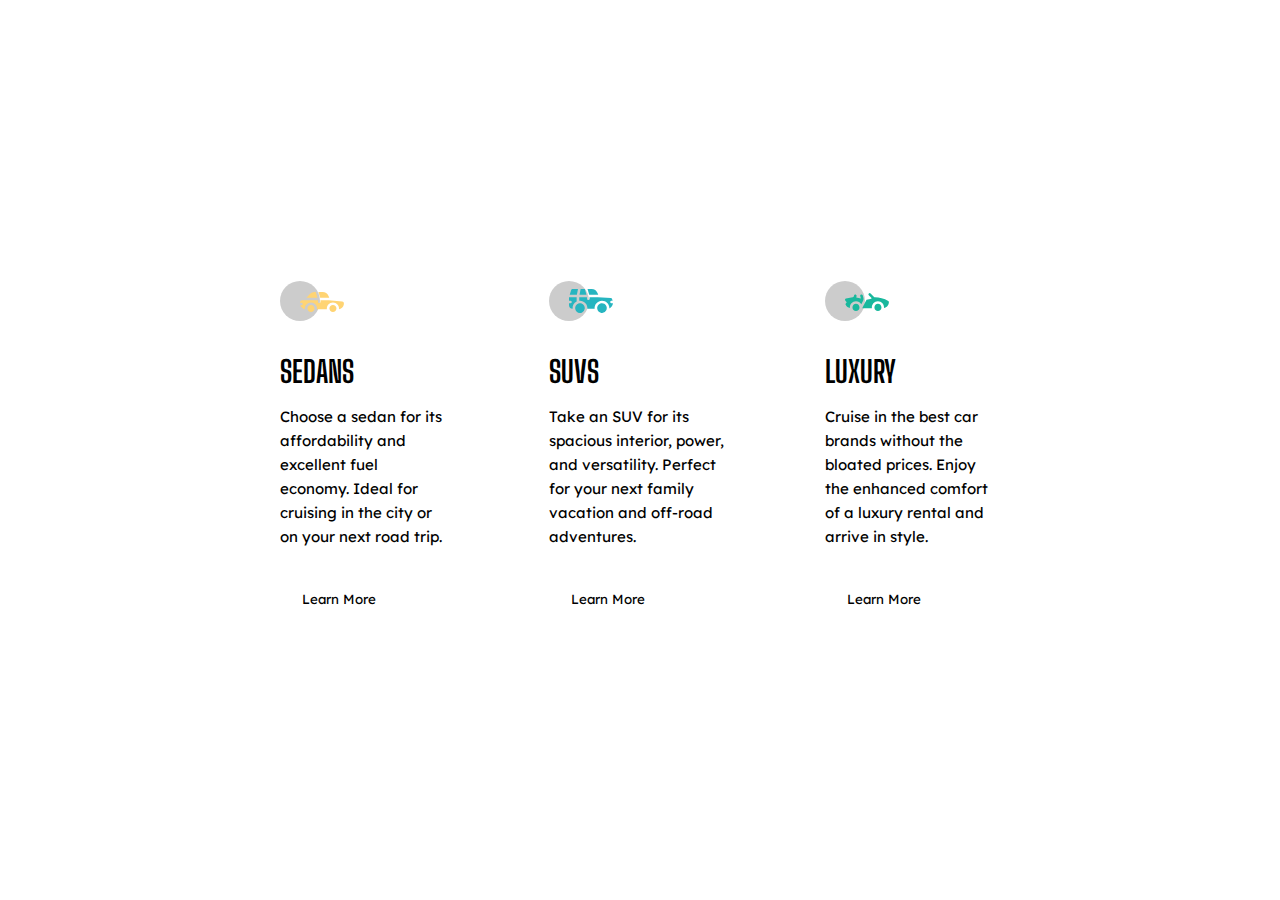
<file: 3-column-preview-card-component-main/index.html>
<!DOCTYPE html>
<html lang="en">
  <head>
    <meta charset="UTF-8" />
    <meta name="viewport" content="width=device-width, initial-scale=1.0" />
    <!-- displays site properly based on user's device -->

    <link
      rel="icon"
      type="image/png"
      sizes="32x32"
      href="./images/favicon-32x32.png"
    />
    <link rel="stylesheet" href="style.css" />

    <title>Frontend Mentor | 3-column preview card component</title>
  </head>
  <body>
    <div class="container">
      <section class="card first-card">
        <img src="images/icon-sedans.svg" alt="" />
        <h2>Sedans</h2>
        <p>
          Choose a sedan for its affordability and excellent fuel economy. Ideal
          for cruising in the city or on your next road trip.
        </p>
        <button class="btn sedans-btn">Learn More</button>
      </section>
      <section class="card second-card">
        <img src="images/icon-suvs.svg" alt="" />
        <h2>SUVs</h2>
        <p>
          Take an SUV for its spacious interior, power, and versatility. Perfect
          for your next family vacation and off-road adventures.
        </p>
        <button class="btn suvs-btn">Learn More</button>
      </section>
      <section class="card third-card">
        <img src="images/icon-luxury.svg" alt="" />
        <h2>Luxury</h2>
        <p>
          Cruise in the best car brands without the bloated prices. Enjoy the
          enhanced comfort of a luxury rental and arrive in style.
        </p>
        <button class="btn luxury-btncard">Learn More</button>
      </section>
    </div>
  </body>
</html>
</file>
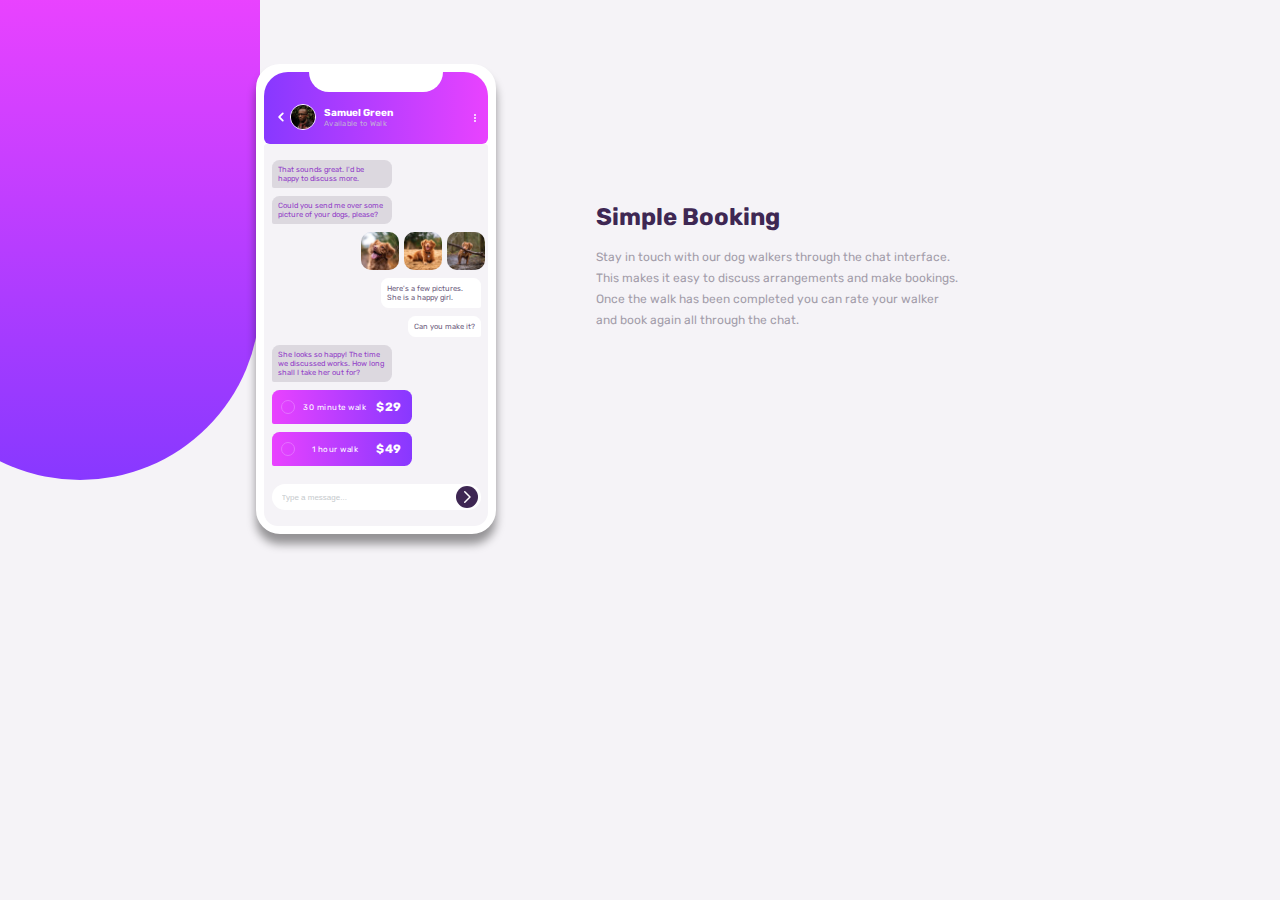
<file: chat-app-css-illustration-master/index.html>
<!DOCTYPE html>
<html lang="en">
  <head>
    <meta charset="UTF-8" />
    <meta name="viewport" content="width=device-width, initial-scale=1.0" />
    <!-- displays site properly based on user's device -->

    <link
      rel="icon"
      type="image/png"
      sizes="32x32"
      href="./images/favicon-32x32.png"
    />

    <link rel="stylesheet" href="style.css" />

    <title>Frontend Mentor | [Challenge Name Here]</title>
  </head>
  <body>
    <main>
      <div class="gradient-background"></div>
      <div class="flex-container">
        <div class="screen">
          <div class="upper-screen-gradient">
            <div class="upper-screen-gradient-white"></div>
            <div class="user-flex">
              <div class="user-flex-left">
                <svg
                  xmlns="http://www.w3.org/2000/svg"
                  class="chevron-left-icon"
                  viewBox="0 0 20 20"
                  fill="currentColor"
                >
                  <path
                    fill-rule="evenodd"
                    d="M12.707 5.293a1 1 0 010 1.414L9.414 10l3.293 3.293a1 1 0 01-1.414 1.414l-4-4a1 1 0 010-1.414l4-4a1 1 0 011.414 0z"
                    clip-rule="evenodd"
                  />
                </svg>
                <img class="avatar-img" src="images/avatar.jpg" alt="" />
                <div>
                  <p class="username">Samuel Green</p>
                  <p class="user-status">Available to Walk</p>
                </div>
              </div>
              <div>
                <svg
                  xmlns="http://www.w3.org/2000/svg"
                  class="dots-icon"
                  viewBox="0 0 20 20"
                  fill="currentColor"
                >
                  <path
                    d="M10 6a2 2 0 110-4 2 2 0 010 4zM10 12a2 2 0 110-4 2 2 0 010 4zM10 18a2 2 0 110-4 2 2 0 010 4z"
                  />
                </svg>
              </div>
            </div>
          </div>
          <div class="chat-box">
            <div class="left-chat">
              That sounds great. I'd be happy to discuss more.
            </div>
            <div class="left-chat">
              Could you send me over some picture of your dogs, please?
            </div>
            <div class="dog-imgs">
              <img class="dog-img" src="images/dog-image-1.jpg" alt="" />
              <img class="dog-img" src="images/dog-image-2.jpg" alt="" />
              <img class="dog-img" src="images/dog-image-3.jpg" alt="" />
            </div>
            <div class="right-chat">
              Here's a few pictures. She is a happy girl.
            </div>
            <div class="right-chat">Can you make it?</div>
            <div class="left-chat">
              She looks so happy! The time we discussed works. How long shall I
              take her out for?
            </div>
            <div class="left-chat-gradient">
              <div class="circle"></div>
              <p class="walk-time">30 minute walk</p>
              <p class="walk-cost">$29</p>
            </div>
            <div class="left-chat-gradient">
              <div class="circle"></div>
              <p class="walk-time">1 hour walk</p>
              <p class="walk-cost">$49</p>
            </div>
            <div class="message-box">
              <input type="text" placeholder="Type a message..." />
              <a class="send-msg btn">
                <svg
                  xmlns="http://www.w3.org/2000/svg"
                  class="send-icon"
                  fill="none"
                  viewBox="0 0 24 24"
                  stroke="currentColor"
                >
                  <path
                    stroke-linecap="round"
                    stroke-linejoin="round"
                    stroke-width="2"
                    d="M9 5l7 7-7 7"
                  />
                </svg>
              </a>
            </div>
          </div>
        </div>
      </div>
      <div class="app-description">
        <h2 class="app-heading">Simple Booking</h2>
        <p class="app-heading-text">
          Stay in touch with our dog walkers through the chat interface. This
          makes it easy to discuss arrangements and make bookings. Once the walk
          has been completed you can rate your walker and book again all through
          the chat.
        </p>
      </div>
    </main>
  </body>
</html>
</file>
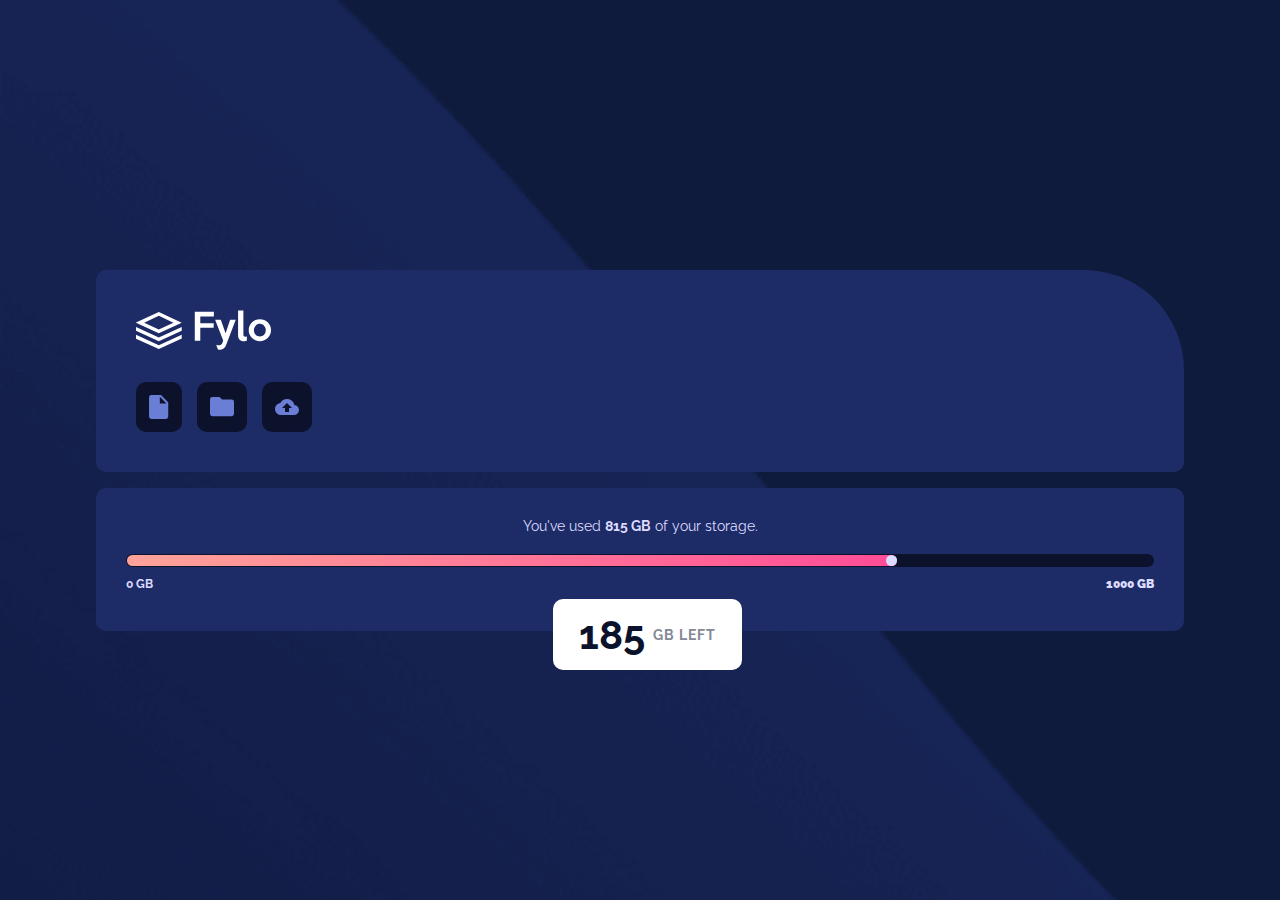
<file: fylo-data-storage-component-master/index.html>
<!DOCTYPE html>
<html lang="en">
  <head>
    <meta charset="UTF-8" />
    <meta name="viewport" content="width=device-width, initial-scale=1.0" />
    <!-- displays site properly based on user's device -->

    <link
      rel="icon"
      type="image/png"
      sizes="32x32"
      href="./images/favicon-32x32.png"
    />
    <link rel="preconnect" href="https://fonts.googleapis.com" />
    <link rel="preconnect" href="https://fonts.gstatic.com" crossorigin />
    <link
      href="https://fonts.googleapis.com/css2?family=Raleway:wght@400;700&display=swap"
      rel="stylesheet"
    />

    <link rel="stylesheet" href="style.css" />

    <title>Frontend Mentor | Fylo data storage component</title>
  </head>
  <body>
    <div class="container">
      <div class="card card-logo">
        <img src="images/logo.svg" alt="" />
        <div class="h-box-1">
          <div class="btn">
            <img src="images/icon-document.svg" alt="" />
          </div>
          <div class="btn">
            <img src="images/icon-folder.svg" alt="" />
          </div>
          <div class="btn">
            <img src="images/icon-upload.svg" alt="" />
          </div>
        </div>
      </div>
      <div class="card card-storage">
        <div class="description">
          You've used <strong>815 GB</strong> of your storage.
        </div>
        <div class="progress-bar">
          <div class="progress-bar-gradient">
            <div class="ball"></div>
          </div>
        </div>

        <div class="h-box-2">
          <div class="text">0 GB</div>
          <div class="text"><strong>1000 GB</strong></div>
        </div>

        <div class="floating-msg-container">
          <div class="msg">
            <strong>185</strong>
            <span>GB LEFT</span>
          </div>
          <div class="triangle"></div>
        </div>
      </div>
    </div>
  </body>
</html>
</file>
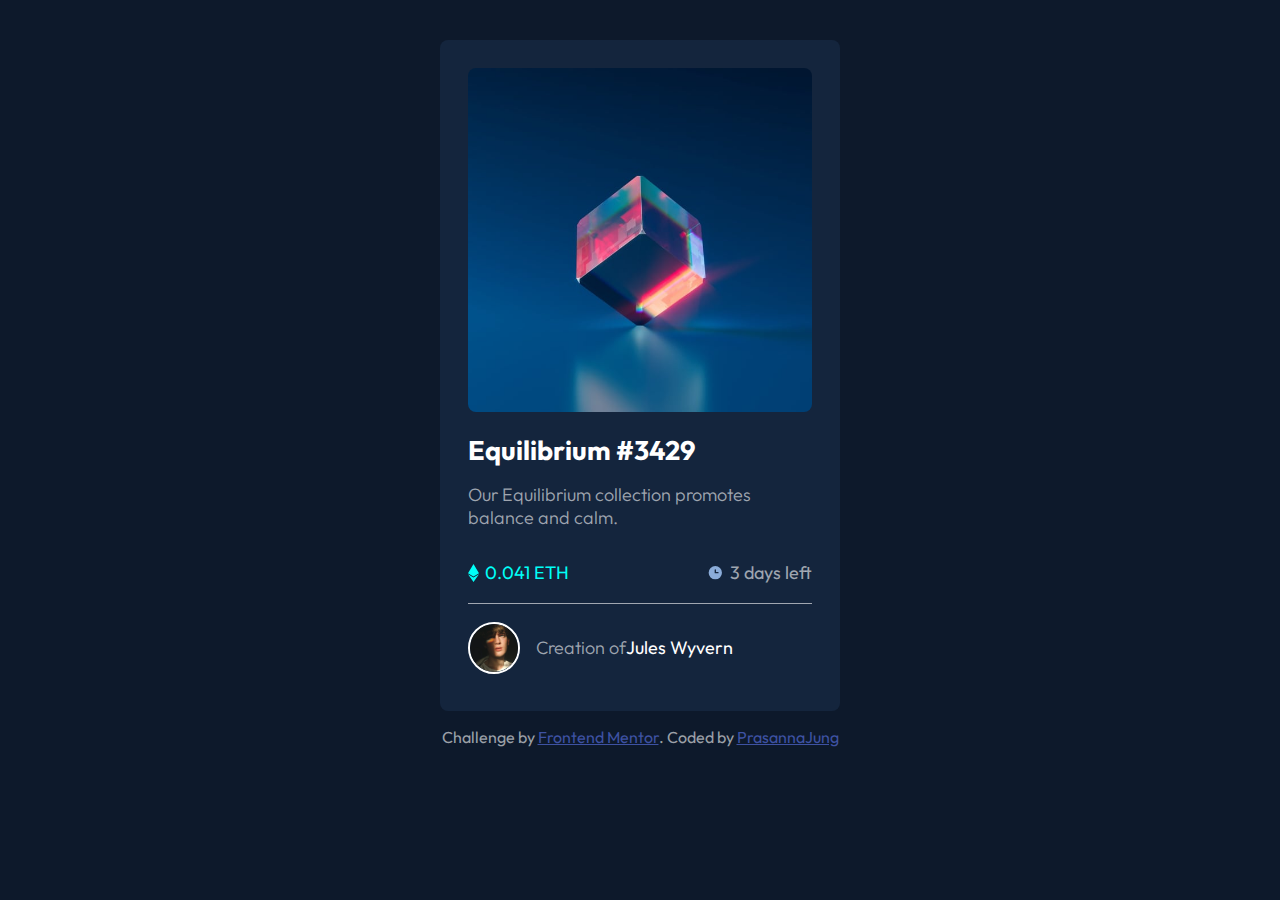
<file: nft-preview-card-component-main/index.html>
<!DOCTYPE html>
<html lang="en">
  <head>
    <meta charset="UTF-8" />
    <meta name="viewport" content="width=device-width, initial-scale=1.0" />
    <!-- displays site properly based on user's device -->

    <link
      rel="icon"
      type="image/png"
      sizes="32x32"
      href="./images/favicon-32x32.png"
    />
    <link rel="preconnect" href="https://fonts.googleapis.com" />
    <link rel="preconnect" href="https://fonts.gstatic.com" crossorigin />
    <link
      href="https://fonts.googleapis.com/css2?family=Outfit:wght@300;400;600&display=swap"
      rel="stylesheet"
    />
    <link rel="stylesheet" href="style.css" />

    <title>Frontend Mentor | NFT preview card component</title>
  </head>
  <body>
    <div class="container">
      <div class="main-image">
        <img src="images/image-equilibrium.jpg" alt="" />
        <div><img src="images/icon-view.svg" alt="" /></div>
      </div>
      <div class="card-info">
        <h2>Equilibrium #3429</h2>
        <p>Our Equilibrium collection promotes balance and calm.</p>
        <ul>
          <li><img src="images/icon-ethereum.svg" alt="" /> 0.041 ETH</li>
          <li><img src="images/icon-clock.svg" alt="" /> 3 days left</li>
        </ul>
      </div>
      <div class="card-creator">
        <img src="images/image-avatar.png" alt="" />
        <p>Creation of<span>Jules Wyvern</span></p>
      </div>
    </div>

    <footer class="attribution">
      Challenge by
      <a href="https://www.frontendmentor.io?ref=challenge" target="_blank"
        >Frontend Mentor</a
      >. Coded by
      <a href="https://www.facebook.com/prasanna.jung.58">PrasannaJung</a>
    </footer>
  </body>
</html>
</file>
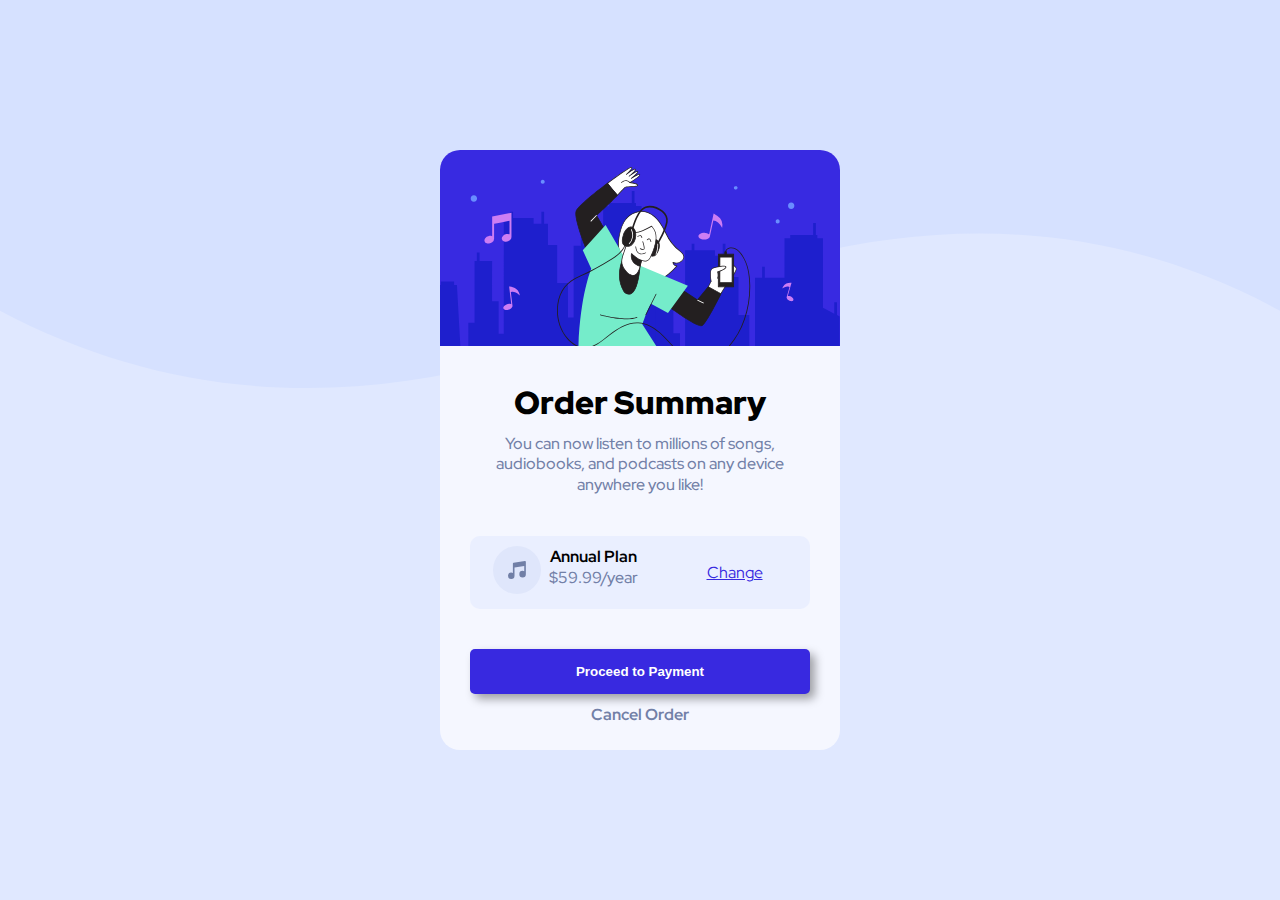
<file: order-summary-component-main/index.html>
<!DOCTYPE html>
<html lang="en">
  <head>
    <meta charset="UTF-8" />
    <meta http-equiv="X-UA-Compatible" content="IE=edge" />
    <meta name="viewport" content="width=device-width, initial-scale=1.0" />
    <link rel="preconnect" href="https://fonts.googleapis.com" />
    <link rel="preconnect" href="https://fonts.gstatic.com" crossorigin />
    <link
      href="https://fonts.googleapis.com/css2?family=Red+Hat+Display:wght@500;700;900&display=swap"
      rel="stylesheet"
    />
    <link
      rel="icon"
      type="image/png"
      sizes="32x32"
      href="./images/favicon-32x32.png"
    />

    <title>Frontend Mentor | Order summary card</title>

    <link rel="stylesheet" href="./style.css" />
  </head>
  <body>
    <div class="main">
      <div class="card">
        <div class="music-hero">
          <img src="images/illustration-hero.svg" alt="musichero" />
        </div>
        <div class="about-music">
          <header class="about-card">
            <h1 class="heading">Order Summary</h1>
            <p class="description">
              You can now listen to millions of songs, audiobooks, and podcasts
              on any device anywhere you like!
            </p>
          </header>

          <div class="music-purchase">
            <div class="music-icon">
              <img src="images/icon-music.svg" alt="MusicIcon" />
            </div>
            <div class="plan-description">
              <p class="annual-plan">Annual Plan</p>
              <p class="price">$59.99/year</p>
            </div>
            <div class="plan">
              <a class="plan-btn" href="#">Change</a>
            </div>
          </div>
          <div class="buttons">
            <button class="btn pay-btn">Proceed to Payment</button>
            <a href="#" class="cancel-btn">Cancel Order</a>
          </div>
        </div>
      </div>
    </div>
  </body>
</html>
</file>
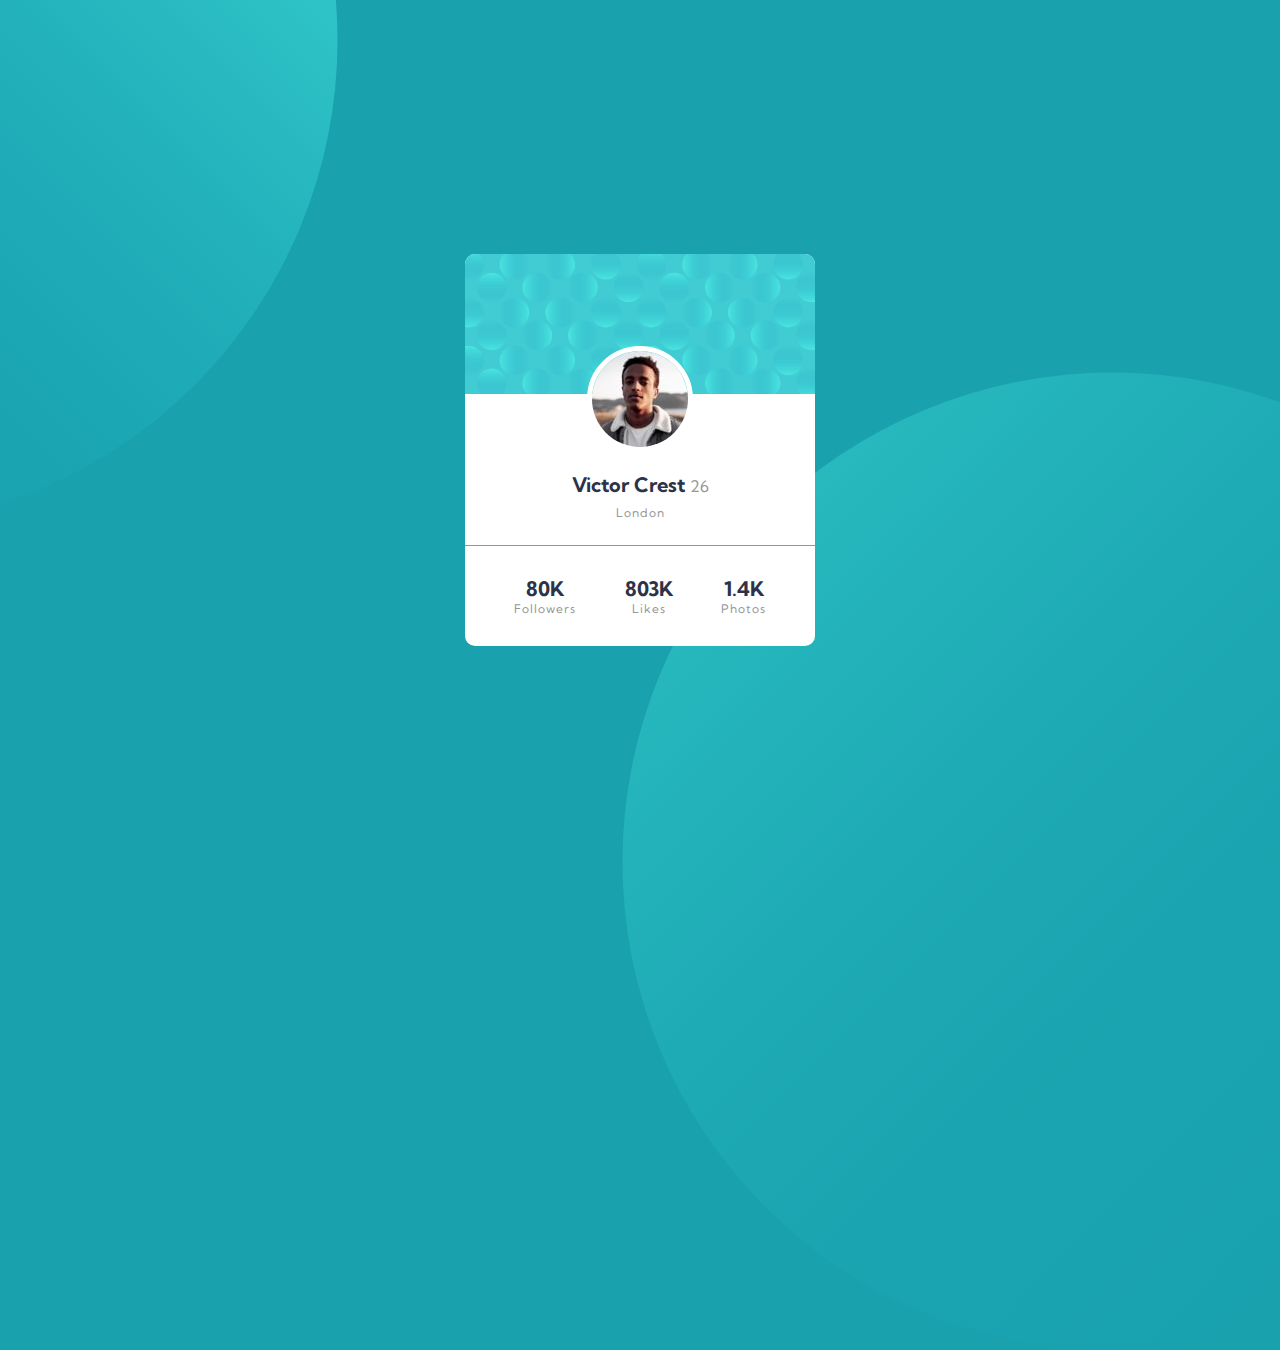
<file: profile-card-component-main/index.html>
<!DOCTYPE html>
<html lang="en">
  <head>
    <meta charset="UTF-8" />
    <meta name="viewport" content="width=device-width, initial-scale=1.0" />
    <!-- displays site properly based on user's device -->

    <link
      rel="icon"
      type="image/png"
      sizes="32x32"
      href="./images/favicon-32x32.png"
    />
    <link rel="stylesheet" href="style.css" />
    <title>Frontend Mentor | Profile card component</title>
  </head>
  <body>
    <div class="card">
      <div class="upper-card">
        <img src="images/bg-pattern-card.svg" alt="" />
      </div>
      <div class="card-content">
        <div class="details">
          <img src="images/image-victor.jpg" alt="" />
          <h3>Victor Crest <span>26</span></h3>
          <p class="city">London</p>
        </div>
        <div class="card-stats">
          <div>
            <h4>80K</h4>
            <p>Followers</p>
          </div>
          <div>
            <h4>803K</h4>
            <p>Likes</p>
          </div>
          <div>
            <h4>1.4K</h4>
            <p>Photos</p>
          </div>
        </div>
      </div>
    </div>

    <img src="images/bg-pattern-top.svg" alt="" class="top-img" />
    <img src="images/bg-pattern-bottom.svg" alt="" class="bottom-img" />
  </body>
</html>
</file>
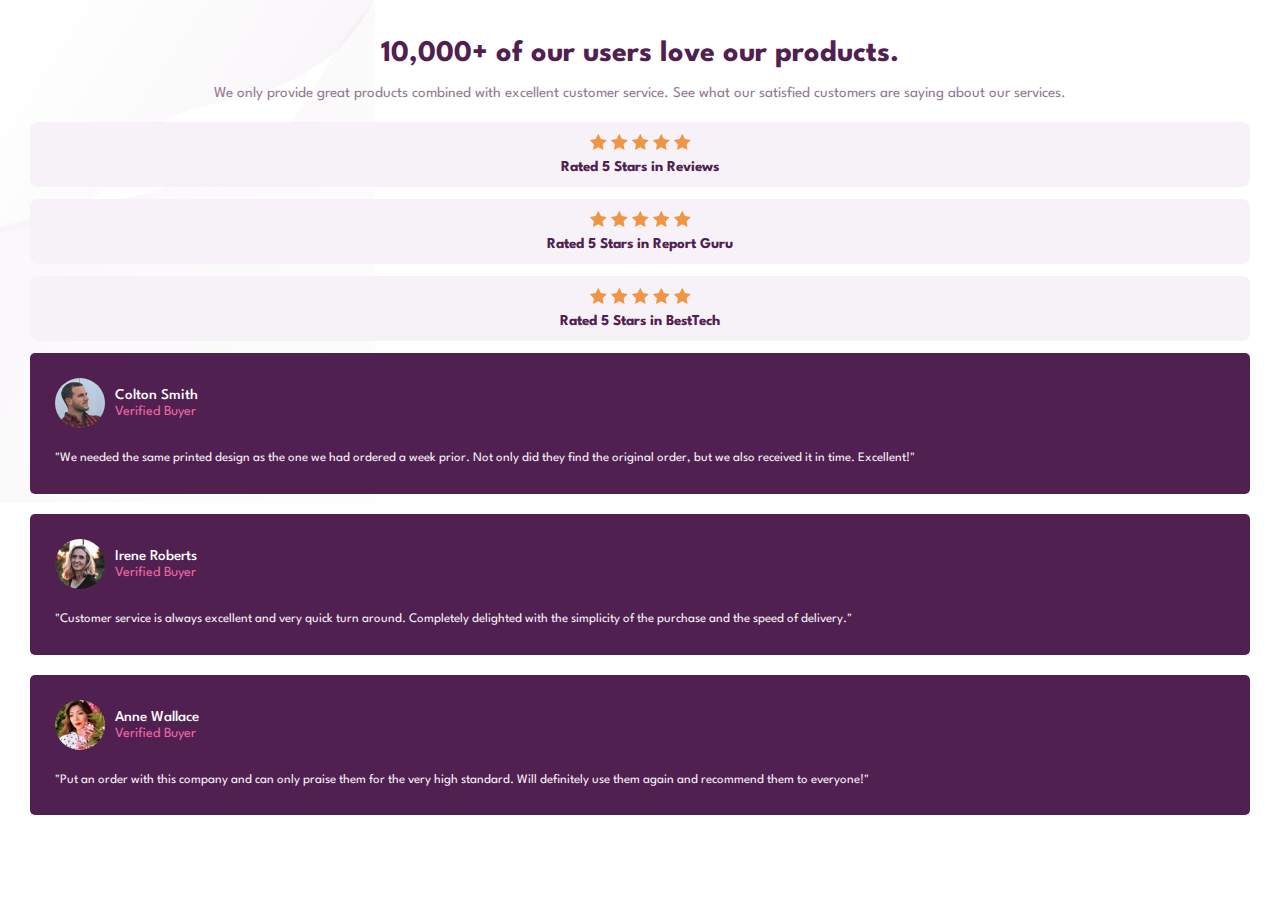
<file: social-proof-section-master/index.html>
<!DOCTYPE html>
<html lang="en">
  <head>
    <meta charset="UTF-8" />
    <meta name="viewport" content="width=device-width, initial-scale=1.0" />
    <!-- displays site properly based on user's device -->

    <link
      rel="icon"
      type="image/png"
      sizes="32x32"
      href="./images/favicon-32x32.png"
    />
    <link rel="stylesheet" href="style.css" />

    <title>Frontend Mentor | Social proof section</title>
  </head>
  <body>
    <div class="container">
      <header class="about-content">
        <h1 class="main-heading">10,000+ of our users love our products.</h1>
        <p class="head-para">
          We only provide great products combined with excellent customer
          service. See what our satisfied customers are saying about our
          services.
        </p>
      </header>
      <div class="ratings">
        <div class="rating-card rc1">
          <div class="stars">
            <img src="images/icon-star.svg" alt="" />
            <img src="images/icon-star.svg" alt="" />
            <img src="images/icon-star.svg" alt="" />
            <img src="images/icon-star.svg" alt="" />
            <img src="images/icon-star.svg" alt="" />
          </div>
          <p>Rated 5 Stars in Reviews</p>
        </div>
        <div class="rating-card rc2">
          <div class="stars">
            <img src="images/icon-star.svg" alt="" />
            <img src="images/icon-star.svg" alt="" />
            <img src="images/icon-star.svg" alt="" />
            <img src="images/icon-star.svg" alt="" />
            <img src="images/icon-star.svg" alt="" />
          </div>
          <p>Rated 5 Stars in Report Guru</p>
        </div>
        <div class="rating-card rc3">
          <div class="stars">
            <img src="images/icon-star.svg" alt="" />
            <img src="images/icon-star.svg" alt="" />
            <img src="images/icon-star.svg" alt="" />
            <img src="images/icon-star.svg" alt="" />
            <img src="images/icon-star.svg" alt="" />
          </div>
          <p>Rated 5 Stars in BestTech</p>
        </div>
      </div>
      <div class="cards">
        <div class="user-card uc1">
          <div class="user">
            <img class="user-image" src="images/image-colton.jpg" alt="" />
            <div class="name">
              <h3 class="username">Colton Smith</h3>
              <p class="handle">Verified Buyer</p>
            </div>
          </div>
          <p class="user-para">
            "We needed the same printed design as the one we had ordered a week
            prior. Not only did they find the original order, but we also
            received it in time. Excellent!"
          </p>
        </div>
        <div class="user-card uc2">
          <div class="user">
            <img class="user-image" src="images/image-irene.jpg" alt="" />
            <div class="name">
              <h3 class="username">Irene Roberts</h3>
              <p class="handle">Verified Buyer</p>
            </div>
          </div>
          <p class="user-para">
            "Customer service is always excellent and very quick turn around.
            Completely delighted with the simplicity of the purchase and the
            speed of delivery."
          </p>
        </div>
        <div class="user-card uc3">
          <div class="user">
            <img class="user-image" src="images/image-anne.jpg" alt="" />
            <div class="name">
              <h3 class="username">Anne Wallace</h3>
              <p class="handle">Verified Buyer</p>
            </div>
          </div>
          <p class="user-para">
            "Put an order with this company and can only praise them for the
            very high standard. Will definitely use them again and recommend
            them to everyone!"
          </p>
        </div>
      </div>
    </div>
  </body>
</html>
</file>
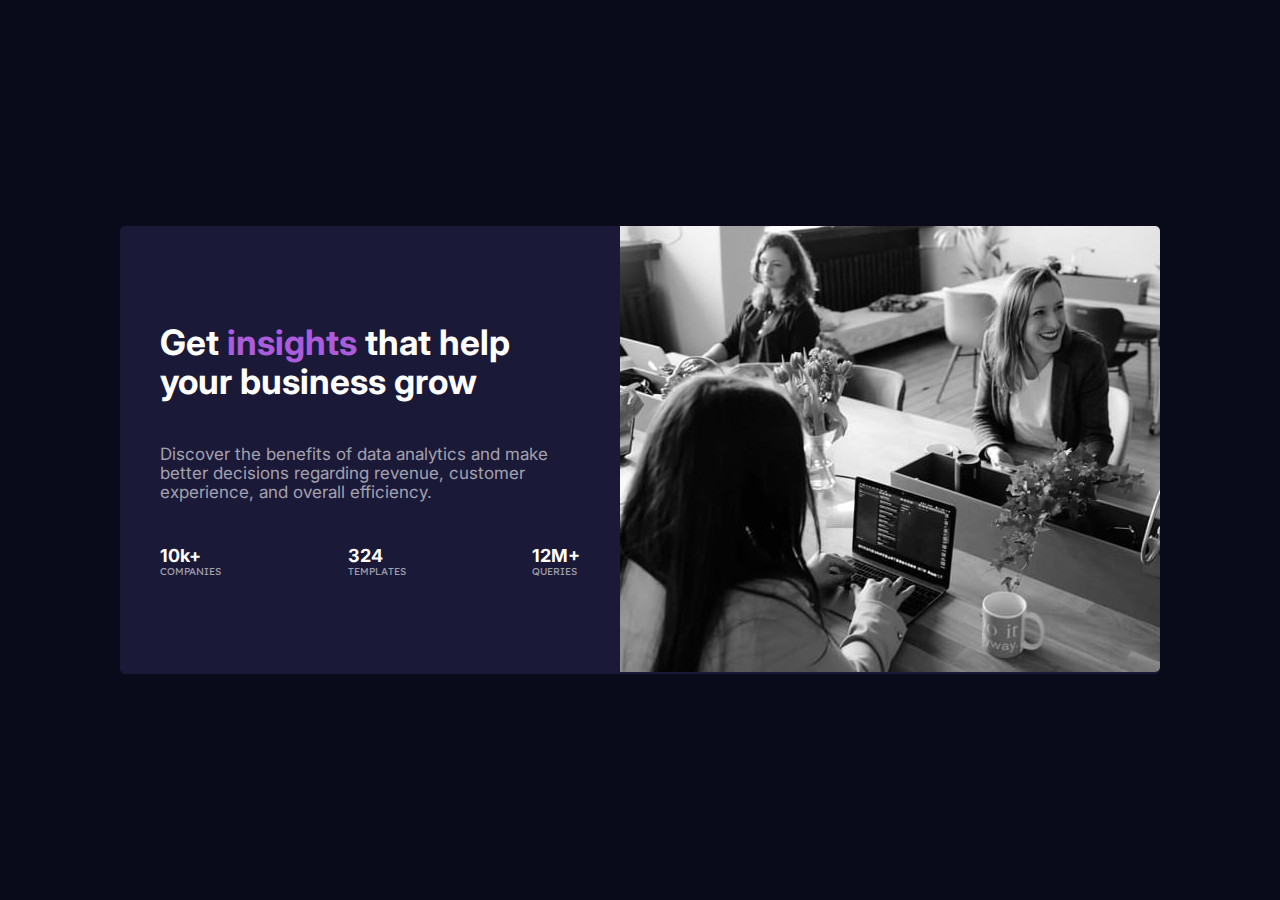
<file: stats-preview-card-component-main/index.html>
<!DOCTYPE html>
<html lang="en">
  <head>
    <meta charset="UTF-8" />
    <meta http-equiv="X-UA-Compatible" content="IE=edge" />
    <meta name="viewport" content="width=device-width, initial-scale=1.0" />
    <link rel="preconnect" href="https://fonts.googleapis.com" />
    <link rel="preconnect" href="https://fonts.gstatic.com" crossorigin />
    <link
      href="https://fonts.googleapis.com/css2?family=Inter:wght@400;700&family=Lexend+Deca&display=swap"
      rel="stylesheet"
    />
    <link rel="stylesheet" href="style.css" />
    <title>StatsPreviewComponent</title>
  </head>
  <body>
    <div class="container">
      <div class="card">
        <div class="card-text">
          <h1>
            Get <span class="accent">insights</span> that help your business
            grow
          </h1>
          <p>
            Discover the benefits of data analytics and make better decisions
            regarding revenue, customer experience, and overall efficiency.
          </p>
          <div class="stats">
            <div class="stat-text">
              <div class="stat-title">10k+</div>
              <div class="stat-name">Companies</div>
            </div>
            <div class="stat-text">
              <div class="stat-title">324</div>
              <div class="stat-name">Templates</div>
            </div>
            <div class="stat-text">
              <div class="stat-title">12M+</div>
              <div class="stat-name">Queries</div>
            </div>
          </div>
        </div>
        <div class="card-image">
          <img
            class="desktop"
            src="images/image-header-desktop.jpg"
            alt="desktopImage"
          />
          <img src="images/image-header-mobile.jpg" alt="" class="mobile" />
        </div>
      </div>
    </div>
  </body>
</html>
</file>
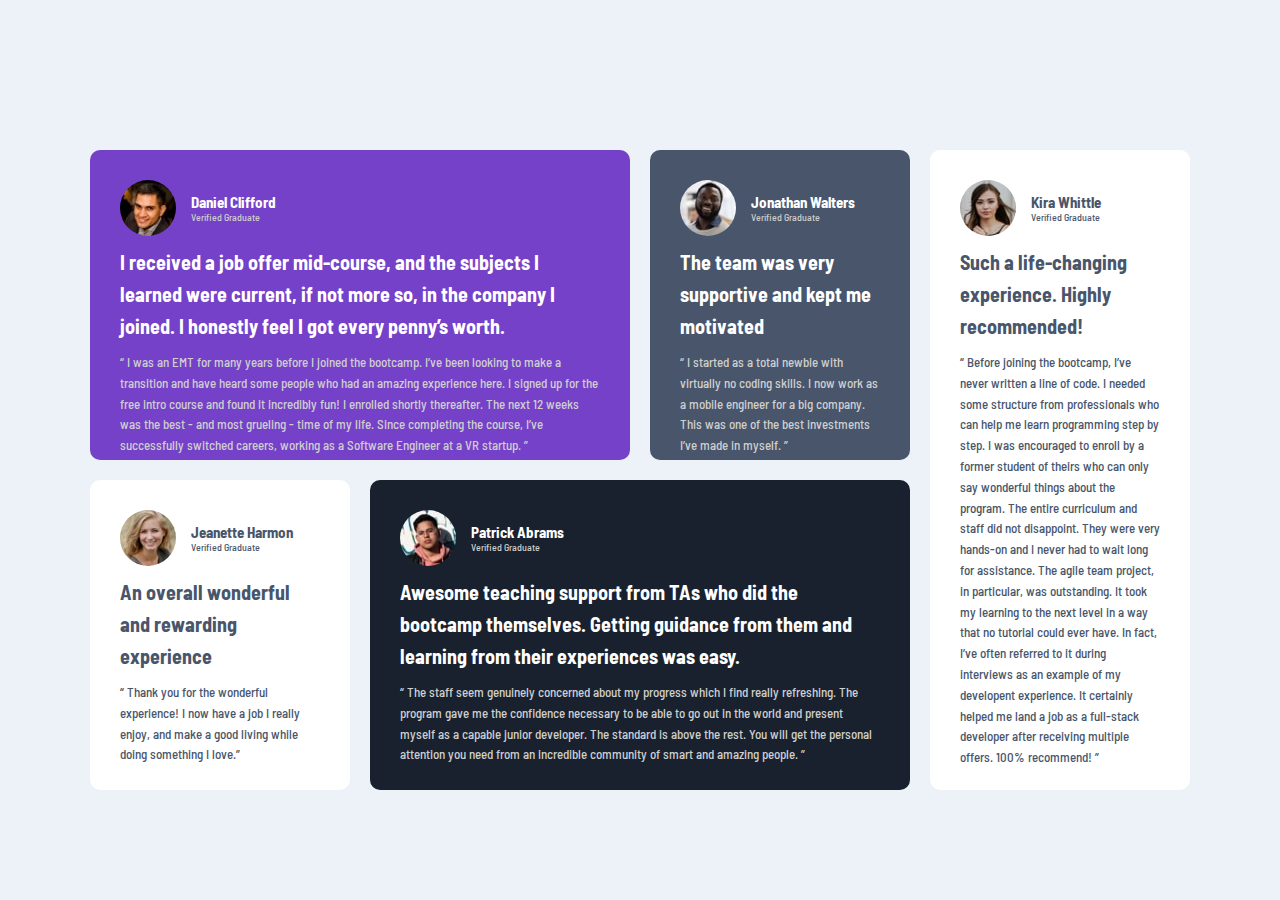
<file: testimonials-grid-section-main/index.html>
<!DOCTYPE html>
<html lang="en">
  <head>
    <meta charset="UTF-8" />
    <meta name="viewport" content="width=device-width, initial-scale=1.0" />
    <!-- displays site properly based on user's device -->

    <link
      rel="icon"
      type="image/png"
      sizes="32x32"
      href="./images/favicon-32x32.png"
    />
    <link rel="stylesheet" href="style.css" />

    <title>Frontend Mentor | [Challenge Name Here]</title>
  </head>
  <body>
    <div class="cards-container">
      <div class="card c1">
        <div class="username">
          <img src="images/image-daniel.jpg" alt="" />
          <div class="name">
            <h4>Daniel Clifford</h4>
            <p class="handle">Verified Graduate</p>
          </div>
        </div>
        <p class="bold-para">
          I received a job offer mid-course, and the subjects I learned were
          current, if not more so, in the company I joined. I honestly feel I
          got every penny’s worth.
        </p>
        <p class="para">
          “ I was an EMT for many years before I joined the bootcamp. I’ve been
          looking to make a transition and have heard some people who had an
          amazing experience here. I signed up for the free intro course and
          found it incredibly fun! I enrolled shortly thereafter. The next 12
          weeks was the best - and most grueling - time of my life. Since
          completing the course, I’ve successfully switched careers, working as
          a Software Engineer at a VR startup. ”
        </p>
      </div>
      <div class="card c2">
        <div class="username">
          <img src="images/image-jonathan.jpg" alt="" />
          <div class="name">
            <h4>Jonathan Walters</h4>
            <p class="handle">Verified Graduate</p>
          </div>
        </div>
        <p class="bold-para">
          The team was very supportive and kept me motivated
        </p>
        <p class="para">
          “ I started as a total newbie with virtually no coding skills. I now
          work as a mobile engineer for a big company. This was one of the best
          investments I’ve made in myself. ”
        </p>
      </div>
      <div class="card c3">
        <div class="username">
          <img src="images/image-jeanette.jpg" alt="" />
          <div class="name">
            <h4>Jeanette Harmon</h4>
            <p class="handle">Verified Graduate</p>
          </div>
        </div>
        <p class="bold-para">An overall wonderful and rewarding experience</p>
        <p class="para">
          “ Thank you for the wonderful experience! I now have a job I really
          enjoy, and make a good living while doing something I love.”
        </p>
      </div>
      <div class="card c4">
        <div class="username">
          <img src="images/image-patrick.jpg" alt="" />
          <div class="name">
            <h4>Patrick Abrams</h4>
            <p class="handle">Verified Graduate</p>
          </div>
        </div>
        <p class="bold-para">
          Awesome teaching support from TAs who did the bootcamp themselves.
          Getting guidance from them and learning from their experiences was
          easy.
        </p>
        <p class="para">
          “ The staff seem genuinely concerned about my progress which I find
          really refreshing. The program gave me the confidence necessary to be
          able to go out in the world and present myself as a capable junior
          developer. The standard is above the rest. You will get the personal
          attention you need from an incredible community of smart and amazing
          people. ”
        </p>
      </div>
      <div class="card c5">
        <div class="username">
          <img src="images/image-kira.jpg" alt="" />
          <div class="name">
            <h4>Kira Whittle</h4>
            <p class="handle">Verified Graduate</p>
          </div>
        </div>
        <p class="bold-para">
          Such a life-changing experience. Highly recommended!
        </p>
        <p class="para">
          “ Before joining the bootcamp, I’ve never written a line of code. I
          needed some structure from professionals who can help me learn
          programming step by step. I was encouraged to enroll by a former
          student of theirs who can only say wonderful things about the program.
          The entire curriculum and staff did not disappoint. They were very
          hands-on and I never had to wait long for assistance. The agile team
          project, in particular, was outstanding. It took my learning to the
          next level in a way that no tutorial could ever have. In fact, I’ve
          often referred to it during interviews as an example of my developent
          experience. It certainly helped me land a job as a full-stack
          developer after receiving multiple offers. 100% recommend! ”
        </p>
      </div>
    </div>
  </body>
</html>
</file>
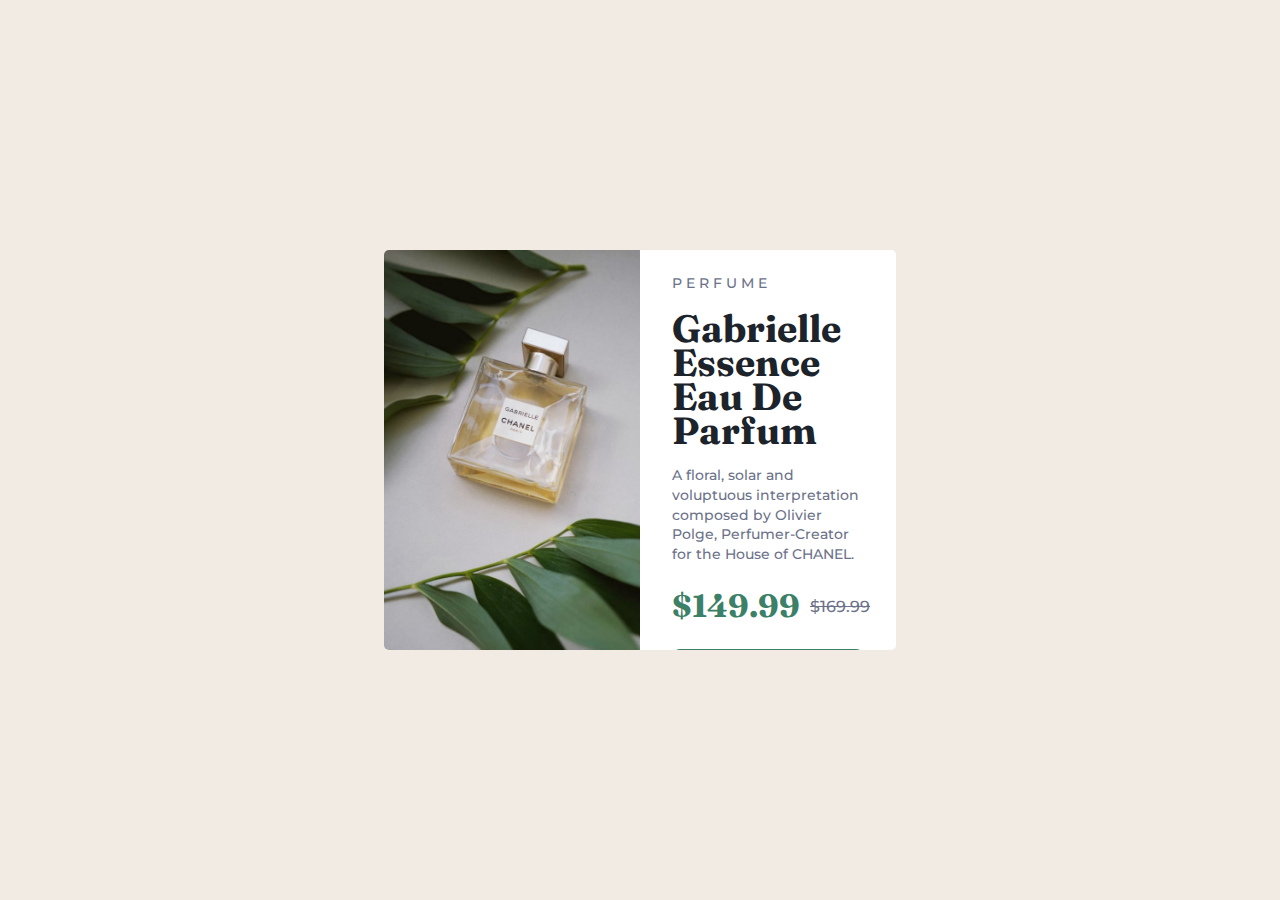
<file: product-preview-card-component-main/src/index.html>
<!DOCTYPE html>
<html lang="en">
  <head>
    <meta charset="UTF-8" />
    <meta name="viewport" content="width=device-width, initial-scale=1.0" />
    <!-- displays site properly based on user's device -->

    <link
      rel="icon"
      type="image/png"
      sizes="32x32"
      href="./images/favicon-32x32.png"
    />

    <title>Frontend Mentor | Product preview card component</title>
    <link rel="stylesheet" href="style.css" />
  </head>
  <body>
    <div class="main-box">
      <div class="img-container">
        <img
          class="hidden-desktop"
          src="../images/image-product-desktop.jpg"
          alt=""
        />
        <img
          class="hidden-mobile"
          src="../images/image-product-mobile.jpg"
          alt=""
        />
      </div>
      <div class="content">
        <p class="subtitle">Perfume</p>
        <h1 class="content-title">Gabrielle Essence Eau De Parfum</h1>
        <p class="about">
          A floral, solar and voluptuous interpretation composed by Olivier
          Polge, Perfumer-Creator for the House of CHANEL.
        </p>
        <div class="prices">
          <p class="discounted-price">$149.99</p>
          <p class="price">$169.99</p>
        </div>
        <button class="cta-btn">
          <svg width="15" height="16" xmlns="http://www.w3.org/2000/svg">
            <path
              d="M14.383 10.388a2.397 2.397 0 0 0-1.518-2.222l1.494-5.593a.8.8 0 0 0-.144-.695.8.8 0 0 0-.631-.28H2.637L2.373.591A.8.8 0 0 0 1.598 0H0v1.598h.983l1.982 7.4a.8.8 0 0 0 .799.59h8.222a.8.8 0 0 1 0 1.599H1.598a.8.8 0 1 0 0 1.598h.943a2.397 2.397 0 1 0 4.507 0h1.885a2.397 2.397 0 1 0 4.331-.376 2.397 2.397 0 0 0 1.12-2.021ZM11.26 7.99H4.395L3.068 3.196h9.477L11.26 7.991Zm-6.465 6.392a.8.8 0 1 1 0-1.598.8.8 0 0 1 0 1.598Zm6.393 0a.8.8 0 1 1 0-1.598.8.8 0 0 1 0 1.598Z"
              fill="#FFF"
            />
          </svg>
          Add to Cart
        </button>
      </div>
    </div>
  </body>
</html>
</file>
<file: 3-column-preview-card-component-main/style.css>
@import url("https://fonts.googleapis.com/css2?family=Big+Shoulders+Display:wght@700&family=Lexend+Deca&display=swap");

:root {
  --Bright-orange: hsl(31, 77%, 52%);
  --Dark-cyan: hsl(184, 100%, 22%);
  --Very-dark-cyan: hsl(179, 100%, 13%);
  --Transparent-white: hsla(0, 0%, 100%, 0.75);
  --Very-light-gray: hsl(0, 0%, 95%);
}

* {
  margin: 0;
  padding: 0;
  box-sizing: border-box;
}

html {
  font-size: 62.5%;
}

body {
  font-family: "Lexend Deca", sans-serif;
  font-size: 1.5rem;
}

.btn {
  font-family: "Lexend Deca", sans-serif;
  padding: 1rem 2rem;
  background-color: #fff;
  border-radius: 3rem;
  border: 2px solid #fff;
  transition: all 0.3s ease-in-out;
}

.btn:hover {
  background: transparent;
  color: #fff;
  cursor: pointer;
}

img {
  margin-bottom: 3rem;
}

.sedans-btn {
  color: var(--bright-orange);
}

.suvs-btn {
  color: var(--dark-cyan);
}

.luxury-btn {
  color: var(--very-dark-cyan);
}

h2 {
  font-family: "Big Shoulders Display", cursive;
  text-transform: uppercase;
  font-size: 3rem;
  color: var(--very-light-gray);
  line-height: 1.1;
  margin-bottom: 1.75rem;
}

p {
  color: var(--transparent-white);
  margin-bottom: 4rem;
  line-height: 1.6;
}

.container {
  padding: 4rem;
}

.card {
  padding: 5rem 6rem;
}

.first-card {
  background-color: var(--bright-orange);
  border-radius: 0.7rem 0.7rem 0 0;
}

.second-card {
  background-color: var(--dark-cyan);
}

.third-card {
  background-color: var(--very-dark-cyan);
  border-radius: 0 0 0.7rem 0.7rem;
}

@media (min-width: 900px) {
  .container {
    display: flex;
    align-items: center;
    justify-content: center;
    margin: auto;
    width: 900px;
    height: 100vh;
  }

  .first-card {
    border-radius: 0.7rem 0 0 0.7rem;
  }

  .third-card {
    border-radius: 0 0.7rem 0.7rem 0;
  }

  .card {
    padding: 5rem;
  }

  p {
    margin-bottom: 3rem;
  }
}
</file>
<file: chat-app-css-illustration-master/style.css>
@import url("https://fonts.googleapis.com/css2?family=Rubik:wght@400;500;700&display=swap");

:root {
  /**************** TEXT ******************/
  --pale-violet: hsl(276, 100%, 81%);
  --moderate-violet: hsl(276, 55%, 52%);
  --desaturated-dark-violet: hsl(271, 15%, 43%);
  --grayish-blue: hsl(206, 6%, 79%);
  --very-dark-desaturated-violet: hsl(271, 36%, 24%);
  --dark-grayish-violet: hsl(270, 7%, 64%);

  /************************ GRADIENTS *********************/

  --light-magenta: hsl(293, 100%, 63%);
  --light-violet: hsl(264, 100%, 61%);
  --white: hsl(0, 0%, 100%);
  --light-grayish-violet: hsl(270, 20%, 96%);
  --very-dark-desaturated-violet: hsl(271, 36%, 24%);
  --very-light-magenta: hsl(289, 100%, 72%);
}

* {
  margin: 0;
  padding: 0;
  box-sizing: border-box;
}

html {
  font-size: 62.5%;
}

body {
  font-family: "Rubik", sans-serif;
  font-size: 1.6rem;
  min-height: 100vh;
  background-color: var(--light-grayish-violet);
}

.gradient-background {
  background: linear-gradient(
    to bottom,
    var(--light-magenta),
    var(--light-violet)
  );
  position: absolute;
  height: 44rem;
  width: 30rem;
  border-bottom-left-radius: 20rem;
  border-bottom-right-radius: 20rem;
  top: 0;
  left: -10rem;
  z-index: -1;
}

.screen {
  background-color: #fff;
  width: 24rem;
  box-shadow: 0 1rem 1rem rgba(0, 0, 0, 0.4);
  border-radius: 2.4rem;
  border: 0.8rem solid #fff;
}

.flex-container {
  display: flex;
  justify-content: center;
  padding-top: 6.4rem;
}

.upper-screen-gradient {
  background: linear-gradient(
    to right,
    var(--light-violet),
    var(--light-magenta)
  );
  height: 7.2rem;
  width: 100%;
  border-radius: 2.4rem 2.4rem 0.6rem 0.6rem;
}

.upper-screen-gradient-white {
  background-color: hsl(0, 0%, 100%);
  width: 60%;
  height: 2rem;
  margin: 0 auto;
  border-bottom-right-radius: 2rem;
  border-bottom-left-radius: 2rem;
}

.user-flex {
  height: 5rem;
  display: flex;
  padding: 0.8rem;
  justify-content: space-between;
  align-items: center;
}

.user-flex-left {
  display: flex;
  align-items: center;
}

.avatar-img {
  height: 2.6rem;
  width: 2.6rem;
  border-radius: 50%;
  border: 0.1rem solid #fff;
  margin-right: 0.8rem;
}

.username {
  font-size: 1rem;
  font-weight: 700;
  color: #fff;
}

.user-status {
  font-size: 0.75rem;
  letter-spacing: 0.3px;
  font-weight: 400;
  color: var(--grayish-blue);
  opacity: 0.8;
}

.chevron-left-icon {
  height: 1.8rem;
  color: #fff;
}

.dots-icon {
  height: 1rem;
  color: #fff;
}

.chat-box {
  padding: 1.6rem 0.75rem;
  background: var(--light-grayish-violet);
  display: flex;
  flex-direction: column;
  gap: 0.8rem;
  width: 100%;
  border-radius: 0.3rem 0.3rem 1.4rem 1.4rem;
}

.left-chat {
  padding: 0.5rem 0.6rem;
  color: var(--moderate-violet);
  background: rgba(163, 157, 170, 0.3);
  border-radius: 0.75rem 0.75rem 0.75rem 0.2rem;
  font-size: 0.75rem;
  max-width: 12rem;
}

.dog-imgs {
  display: flex;
  gap: 0.5rem;
  max-width: 12rem;
  align-self: flex-end;
}

.dog-img {
  width: 3.8rem;
  border-radius: 1rem;
}

.right-chat {
  padding: 0.6rem;
  font-size: 0.75rem;
  color: var(--desaturated-dark-violet);
  background: #fff;
  max-width: 10rem;
  align-self: flex-end;
  border-radius: 0.75rem 0.75rem 0.2rem 0.75rem;
}

.left-chat-gradient {
  display: flex;
  justify-content: space-between;
  align-items: center;
  color: #fff;
  background: linear-gradient(
    to right,
    var(--light-magenta),
    var(--light-violet)
  );
  font-size: 0.8rem;
  font-weight: 400;
  letter-spacing: 0.05rem;
  max-width: 14rem;
  padding: 1rem;
  border-radius: 0.75rem 0.75rem 0.75rem 0.2rem;
}

.circle {
  height: 1.2rem;
  width: 1.2rem;
  outline: 0.15rem solid var(--very-light-magenta);
  border-radius: 50%;
}

.walk-cost {
  font-size: 1.2rem;
  font-weight: 700;
}

.message-box {
  width: 100%;
  border-radius: 2rem;
  padding: 0.2rem 0.3rem 0.2rem 1rem;
  background: #fff;
  color: var(--grayish-blue);
  font-size: 0.8rem;
  margin-top: 1rem;
  display: flex;
  justify-content: space-between;
  align-items: center;
}

input {
  background: #fff;
  border: none;
  outline: none;
  font-size: 0.8rem;
}

input::placeholder {
  font-size: 0.8rem;
  color: var(--grayish-blue);
}

.send-icon {
  width: 1.8rem;
  color: white;
}

.btn {
  width: 2.2rem;
  height: 2.2rem;
  background: var(--very-dark-desaturated-violet);
  border-radius: 50%;
  align-self: flex-end;
  display: flex;
  align-items: center;
  justify-content: center;
}

.btn:hover {
  cursor: pointer;
}

.app-description {
  max-width: 80vw;
  margin: 8rem auto;
  text-align: center;
}

.app-heading {
  font-size: 4rem;
  color: var(--very-dark-desaturated-violet);
}

.app-heading-text {
  max-width: 85%;
  margin: 1.6rem auto 0;
  line-height: 1.75;
  font-size: 1.4rem;
  color: var(--dark-grayish-violet);
}

@media (min-width: 900px) {
  main {
    display: flex;
    max-width: 60vw;
    justify-content: center;
    align-items: center;
    margin: auto;
    gap: 10rem;
  }

  .app-heading {
    font-size: 2.4rem;
  }

  .app-description {
    text-align: left;
  }

  .app-heading-text {
    font-size: 1.2rem;
    margin-inline: 0;
  }

  .gradient-background {
    width: 36rem;
    height: 48rem;
  }
}
</file>
<file: fylo-data-storage-component-master/style.css>
:root {
  --gradient-first: hsl(6, 100%, 80%);
  --gradient-second: hsl(335, 100%, 65%);
  --pale-blue: hsl(243, 100%, 93%);
  --grayish-blue: hsl(229, 7%, 55%);
  --dark-blue: hsl(228, 56%, 26%);
  --very-dark-blue: hsl(229, 57%, 11%);
}

/* Box sizing rules */
*,
*::before,
*::after {
  margin: 0;
  padding: 0;
  box-sizing: border-box;
}

html {
  font-size: 62.5%;
}

body {
  font-family: "Raleway", sans-serif;
  width: 100vw;
  height: 100vh;
  background-image: url(images/bg-mobile.png);
  background-repeat: no-repeat;
  background-size: cover;
}

.container {
  height: 100%;
  display: flex;
  flex-direction: column;
  justify-content: center;
  align-items: center;
  gap: 1.6rem;
}

.card {
  border-radius: 1rem;
  background-color: var(--dark-blue);
  width: 85%;
}

.card-logo {
  padding: 4rem;
  border-top-right-radius: 10rem;
}

.card-storage {
  padding: 3rem 3rem 4rem 3rem;
  position: relative;
}

.h-box-1 {
  display: flex;
  gap: 1.5rem;
  margin-top: 3rem;
}

.btn {
  display: flex;
  align-items: center;
  justify-content: center;
  background-color: var(--very-dark-blue);
  padding: 1.3rem;
  border-radius: 1rem;
}

.description {
  color: var(--pale-blue);
  font-size: 1.4rem;
  font-weight: 400;
  width: 100%;
  text-align: center;
}

.h-box-2 {
  width: 100%;
  display: flex;
  justify-content: space-between;
  align-items: center;
}

.progress-bar {
  width: 100%;
  background-color: var(--very-dark-blue);
  border-radius: 1rem;
  padding: 0.1rem;
  margin: 2rem 0 1rem;
}

.progress-bar-gradient {
  width: 75%;
  background-image: linear-gradient(
    to right,
    hsl(6, 100%, 80%),
    hsl(335, 100%, 65%)
  );
  border-radius: 1rem;
  display: flex;
  align-items: center;
  justify-content: end;
}

.ball {
  height: 1.1rem;
  width: 1.1rem;
  background-color: var(--pale-blue);
  border-radius: 50%;
}

.text {
  color: var(--pale-blue);
  font-size: 1.2rem;
  font-weight: 700;
}

.floating-msg-container {
  position: absolute;
  left: 50%;
  top: 78%;
}

.msg {
  border-radius: 1rem;
  margin-left: 1.4rem;
  background-color: #fff;
  padding: 1.2rem 2.6rem;
  display: flex;
  align-items: center;
  justify-content: center;
  gap: 0.8rem;
  position: relative;
  left: -50%;
}

.msg strong {
  font-size: 4rem;
  color: var(--very-dark-blue);
}

.msg span {
  font-size: 1.4rem;
  font-weight: 700;
  color: var(--grayish-blue);
  letter-spacing: 0.1rem;
  white-space: nowrap;
}

.triangle {
  display: none;
}

@media screen and (min-width: 1440px) {
  body {
    background-image: url(images/bg-desktop.png);
    background-size: cover;
    background-position: center;
    display: flex;
    justify-content: center;
    align-items: center;
  }

  .container {
    flex-direction: row;
    align-items: flex-end;
    height: fit-content;
    width: 64%;
    gap: 3rem;
  }

  .card-logo {
    width: 40%;
  }

  .card-storage {
    width: 60%;
    position: relative;
  }

  .floating-msg-container {
    display: flex;
    flex-direction: column;
    align-items: flex-end;
    left: unset;
    right: 3rem;
    top: -30%;
  }

  .msg {
    left: 0;
    border-bottom-right-radius: 0;
  }

  .triangle {
    display: block;
    width: 0;
    height: 0;
    border-right: 10px solid #fff;
    border-left: 10px solid transparent;
    border-top: 10px solid #fff;
    border-bottom: 10px solid transparent;
  }
}
</file>
<file: nft-preview-card-component-main/style.css>
:root {
  --soft-blue: hsl(215, 51%, 70%);
  --cyan: hsl(178, 100%, 50%);
  --main-bg: hsl(217, 54%, 11%);
  --card-bg: hsl(216, 50%, 16%);
  --line: hsl(215, 32%, 27%);
  --white: hsl(0, 0%, 100%);
}

* {
  margin: 0;
  padding: 0;
  box-sizing: border-box;
  list-style-type: none;
}

img {
  max-width: 100%;
}

body {
  font-family: "Outfit", sans-serif;
  font-size: 18px;
  background-color: var(--main-bg);
  padding: 2.5rem;
  color: hsl(0, 0%, 100%, 60%);
}
p {
  font-weight: 300;
}

.attribution {
  font-size: 16px;
  text-align: center;
}

.attribution a {
  color: hsl(228, 45%, 44%);
}
.container {
  background-color: var(--card-bg);
  padding: 1.75rem;
  border-radius: 0.5rem;
  margin-bottom: 0.5rem;
}

.main-image img {
  border-radius: 0.5rem;
}

.container h2 {
  color: var(--white);
  margin: 1rem 0 1rem;
}
span {
  color: var(--white);
  font-weight: 400;
}
.container p {
  margin: 1rem 0 1rem;
}

.card-info {
  border-bottom: 1px solid hsl(0, 0%, 100%, 60%);
}

.container ul {
  display: flex;
  align-items: center;
  justify-content: space-between;
}

ul li {
  display: flex;
  align-items: center;
  gap: 0.4rem;
  margin: 1rem 0 1.2rem;
}

ul li:first-child {
  color: var(--cyan);
  font-weight: 400;
}

.card-creator {
  margin: 1rem 0 0.5rem;
}
.card-creator img {
  width: 3.25rem;
  border: 2px solid var(--white);
  border-radius: 50%;
}
.card-creator {
  display: flex;
  align-items: center;
  gap: 1rem;
}

h2:hover,
span:hover {
  color: var(--cyan);
  cursor: pointer;
}

.main-image {
  position: relative;
}

.main-image div {
  position: absolute;
  top: 0;
  left: 0;
  background-color: hsl(178, 100%, 50%, 40%);
  border-radius: 0.5rem;
  width: 100%;
  height: calc(100% - 4px);
  opacity: 0;
  transition: opacity 0.4s ease-in-out;
}
.main-image div:hover {
  cursor: pointer;
  opacity: 1;
}

.main-image div img {
  position: absolute;
  top: 50%;
  left: 50%;
  transform: translate(-50%, -50%);
}

@media (min-width: 600px) {
  .container {
    width: 400px;
    margin: 0 auto 1rem;
  }
}
</file>
<file: order-summary-component-main/style.css>
* {
  margin: 0;
  padding: 0;
  box-sizing: border-box;
}

body {
  background-image: url(images/pattern-background-desktop.svg);
  background-repeat: no-repeat;
  background-size: contain;
  background-color: hsl(225, 100%, 94%);
  text-align: center;
  font-family: "Red Hat Display", sans-serif;
}

.main {
  height: 100vh;
  width: 100%;
  display: flex;
  justify-content: center;
  align-items: center;
}

.heading {
  font-weight: 900;
}

.annual-plan {
  font-weight: 700;
}

.price {
  font-weight: 500;
  color: hsl(224, 23%, 55%);
}
.card {
  width: 400px;
  height: 600px;
  border-radius: 20px;
  background-color: hsl(225, 100%, 98%);
  /* overflow: hidden; */
}

.music-hero img {
  width: 100%;
  border-radius: 20px 20px 0 0;
}

.about-music {
  width: 85%;
  margin: 30px auto;
}

.description {
  margin-top: 10px;
  line-height: 1.3;
  font-size: 16px;
  font-weight: 500;
  color: hsl(224, 23%, 55%);
}

.music-purchase {
  margin-top: 40px;
  background-color: hsla(225, 100%, 94%, 0.5);
  padding: 10px 5px;
  border-radius: 10px;
  display: grid;
  grid-template-columns: 48px 1fr 1fr;
}

.music-icon {
  margin: 0 0 0 18px;
}

.plan {
  align-self: center;
}

.plan-btn:link,
.plan-btn:visited {
  align-self: center;
  color: hsl(245, 75%, 52%);
  font-size: 500;
}

.plan-btn:hover,
.plan-btn:active {
  text-decoration: none;
  color: hsla(245, 75%, 52%, 0.808);
}

.buttons {
  display: flex;
  flex-direction: column;
  justify-content: center;
  margin-top: 40px;
}
.pay-btn {
  background-color: hsl(245, 75%, 52%);
  padding: 15px 20px;
  border: none;
  box-shadow: 5px 5px 10px rgba(0, 0, 0, 0.356);
  border-radius: 5px;
  margin-bottom: 10px;
  color: white;
  cursor: pointer;
  font-weight: 700;
}
.pay-btn:hover {
  opacity: 0.9;
}

.cancel-btn:link,
.cancel-btn:visited {
  color: hsl(224, 23%, 55%);
  text-decoration: none;
  font-size: 16px;
  font-weight: 700;
}

.cancel-btn:hover,
.cancel-btn:active {
  opacity: 0.8;
}
</file>
<file: profile-card-component-main/style.css>
@import url("https://fonts.googleapis.com/css2?family=Kumbh+Sans:wght@400;700&display=swap");

:root {
  --dark-cyan: hsl(185, 75%, 39%);
  --very-dark-desaturated-blue: hsl(229, 23%, 23%);
  --dark-grayish-blue: hsl(227, 10%, 46%);
  --dark-gray: hsl(0, 0%, 59%);
}

* {
  margin: 0;
  padding: 0;
  box-sizing: border-box;
}

html {
  font-size: 62.5%;
}

body {
  font-family: "Kumbh Sans", sans-serif;
  font-size: 1.8rem;
  background-color: var(--dark-cyan);
  min-height: 100vh;
  max-width: 100vw;
  display: flex;
  align-items: center;
  overflow: hidden;
}

.card {
  margin: 0 auto;
  background-color: #fff;
  text-align: center;
  border-radius: 1rem;
  overflow: hidden;
  z-index: 1;
}
h3,
h4 {
  color: var(--very-dark-desaturated-blue);
  font-weight: 700;
  font-size: 2rem;
}

span {
  color: var(--dark-gray);
  font-size: 1.6rem;
  font-weight: 400;
}

p {
  color: var(--dark-gray);
  font-size: 1.2rem;
  font-weight: 400;
  letter-spacing: 0.1rem;
}

.city {
  margin-bottom: 2.5rem;
}

.details {
  margin-bottom: 2rem;
  border-bottom: 1px solid var(--dark-gray);
}

.card-content img {
  border-radius: 50%;
  border: 5px solid #fff;
  margin: -53px 0 15px;
}

h3 {
  margin-bottom: 0.8rem;
}

.card-stats {
  margin: 3rem 0;
  display: flex;
  justify-content: space-evenly;
}

.top-img,
.bottom-img {
  position: absolute;
  max-width: 100vw;
}

.top-img {
  left: -50%;
  top: -50%;
}

.bottom-img {
  right: -25%;
  bottom: -50%;
}
</file>
<file: social-proof-section-master/style.css>
@import url("https://fonts.googleapis.com/css2?family=Spartan:wght@400;500;700&display=swap");

:root {
  --very-dark-magenta: hsl(300, 43%, 22%);
  --soft-pink: hsl(333, 80%, 67%);
  --dark-grayish-magenta: hsl(303, 10%, 53%);
  --light-grayish-magenta: hsl(300, 24%, 96%);
  --white: hsl(0, 0%, 100%);
}

* {
  margin: 0;
  padding: 0;
  box-sizing: border-box;
}

html {
  font-size: 62.5%;
}

body {
  min-height: 100vh;
  font-family: "Spartan", sans-serif;
  font-size: 1.5rem;
  background-color: var(--white);
  padding: 4rem 3rem;
  background: url("images/bg-pattern-top-mobile.svg"),
    url("images/bg-pattern-bottom-mobile.svg");
  background-repeat: no-repeat;
  background-position: auto, bottom left;
}

.main-heading {
  text-align: center;
  font-size: 3rem;
  font-weight: 700;
  color: var(--very-dark-magenta);
  margin-bottom: 1.8rem;
}

.head-para {
  font-weight: 400;
  color: var(--dark-grayish-magenta);
  margin-bottom: 2.2rem;
  text-align: center;
}

.stars {
  margin: 1.2rem 0 0.7rem;
  padding-top: 1.2rem;
}

.rating-card {
  background-color: var(--light-grayish-magenta);
  font-size: 1.5rem;
  color: var(--very-dark-magenta);
  font-weight: 700;
  border-radius: 0.8rem;
  margin-bottom: 1.2rem;
  text-align: center;
  padding: 0rem 0 1.3rem;
}

.user img {
  width: 5rem;
  border-radius: 50%;
}

.username {
  margin-bottom: 0.3rem;
  color: var(--white);
  font-size: 1.5rem;
  font-weight: 500;
}

.user {
  display: flex;
  align-items: center;
  gap: 1rem;
  margin-bottom: 2rem;
}
.handle {
  color: var(--soft-pink);
  font-size: 1.4rem;
  font-weight: 400;
}
.user-card {
  background-color: var(--very-dark-magenta);
  border-radius: 0.5rem;
  margin-bottom: 2rem;
  padding: 2.5rem;
}

.user-para {
  font-size: 1.3rem;
  line-height: 1.6;
  font-weight: 400;
  color: var(--light-grayish-magenta);
}

@media (min-width: 1440px) {
  body {
    background-repeat: no-repeat;
    background-position: auto, bottom left;
    text-align: center;
    height: 100vh;
    display: flex;
    align-items: center;
  }

  .main-heading {
    font-size: 4rem;
  }

  .container {
    width: 1100px;
    margin: auto;
    display: grid;
    grid-template-columns: 1fr 1fr;
    gap: 4rem;
  }

  .cards {
    grid-column: 1 / span 2;
    display: flex;
    justify-content: space-between;
    gap: 1rem;
  }

  .rc2 {
    position: relative;
    left: 3.5rem;
  }
  .rc3 {
    position: relative;
    left: 7rem;
  }

  .uc2 {
    position: relative;
    top: 2rem;
  }

  .uc3 {
    position: relative;
    top: 4rem;
  }
}
</file>
<file: stats-preview-card-component-main/style.css>
*,
*::before,
*::after {
  margin: 0;
  padding: 0;
  box-sizing: border-box;
  text-decoration: none;
  list-style-type: none;
}
body {
  background-color: hsl(233, 47%, 7%);
  min-height: 100vh;
  font-size: 62.5%;
  line-height: 1.1;
  letter-spacing: 0.5;
  display: flex;
  justify-content: center;
  align-items: center;
}

.card {
  background-color: hsl(244, 38%, 16%);
  display: flex;
  justify-content: center;
  align-items: center;
  border-radius: 5px;
}
.mobilepic {
  display: none;
}

h1 {
  font-size: 2.2rem;
  color: hsl(0, 0%, 100%);
  font-family: "Inter", sans-serif;
  font-weight: 700;
}
.accent {
  color: hsl(277, 64%, 61%);
}
p {
  font-size: 17px;
  color: hsla(0, 0%, 100%, 0.6);
  font-family: "Inter", sans-serif;
  font-weight: 400;
}
.card-text {
  width: 500px;
  margin: auto;
  display: flex;
  flex-direction: column;
  justify-content: space-between;
  gap: 2.8rem;
  padding: 2.5rem;
}

.mobile {
  display: none;
}

.stats {
  display: flex;
  justify-content: space-between;
}
.stat-title {
  font-family: "Inter", sans-serif;
  font-weight: 700;
  font-size: 18px;
  color: hsl(0, 0%, 100%);
}
.stat-name {
  font-family: "Lexend Deca", sans-serif;
  font-weight: 400;
  font-size: 10px;
  color: hsla(0, 0%, 100%, 0.6);
  text-transform: uppercase;
}

.card-image .desktop {
  border-radius: 0 5px 5px 0;
}

@media only screen and (max-width: 1045px) {
  body {
    text-align: center;
    width: 100vw;
  }
  .card {
    width: 60%;
    margin: 0 auto;
    display: flex;
    flex-direction: column-reverse;
    justify-content: center;
    align-items: center;
  }
  .desktop {
    display: none;
  }
  .mobile {
    display: inline-block;
    width: 100%;
    border-radius: 5px 5px 0 0;
  }
  .stats {
    display: flex;
    flex-direction: column;
    justify-content: space-between;
    gap: 8px;
  }
  .card-text {
    width: 100%;
    display: flex;
    flex-direction: column;
    justify-content: space-between;
    gap: 2rem;
    padding: 0;
  }
}
</file>
<file: testimonials-grid-section-main/style.css>
@import url("https://fonts.googleapis.com/css2?family=Barlow+Semi+Condensed:wght@500;600&display=swap");

:root {
  --moderate-violet: hsl(263, 55%, 52%);
  --very-dark-grayish-blue: hsl(217, 19%, 35%);
  --very-dark-blackish-blue: hsl(219, 29%, 14%);
  --white: hsl(0, 0%, 100%);
  --light-gray: hsl(0, 0%, 81%);
  --light-grayish-blue: hsl(210, 46%, 95%);
}

* {
  margin: 0;
  padding: 0;
  box-sizing: border-box;
}

html {
  font-size: 62.5%;
}

body {
  min-height: 100vh;
  background-color: var(--light-grayish-blue);
  font-family: "Barlow Semi Condensed", sans-serif;
  font-size: 1.3rem;
  font-weight: 500;
  padding: 3rem;
}

h4 {
  color: var(--white);
  font-size: 1.5rem;
}

.handle {
  color: var(--light-gray);
  font-size: 1rem;
}

.bold-para {
  font-size: 2rem;
  margin: 1rem 0;
  line-height: 1.6;
  color: var(--white);
  font-weight: 700;
}

.para {
  color: var(--light-gray);
  line-height: 1.6;
}

img {
  border-radius: 50%;
}

.card {
  padding: 3rem;
  border-radius: 1rem;
}

.username {
  display: flex;
  align-items: center;
  gap: 1.5rem;
}

.cards-container {
  display: flex;
  flex-direction: column;
  gap: 2rem;
}

.c1 {
  background-color: var(--moderate-violet);
}

.c2 {
  background-color: var(--very-dark-grayish-blue);
}

.c3 {
  background-color: var(--white);
}

.c4 {
  background-color: var(--very-dark-blackish-blue);
}

.c5 {
  background-color: var(--white);
}

.c5 h4,
.c5 .bold-para,
.c3 h4,
.c3 .bold-para {
  color: var(--very-dark-grayish-blue);
}

.c5 .handle,
.c5 .para,
.c3 .handle,
.c3 .para {
  color: var(--very-dark-grayish-blue);
}

@media (min-width: 900px) {
  body {
    height: 100vh;
    display: flex;
    align-items: center;
  }
  .card {
    min-height: 310px;
  }
  .cards-container {
    width: 1100px;
    height: 600px;
    margin: auto;
    display: grid;
    grid-template-columns: repeat(4, 1fr);
    grid-template-rows: 1fr 1fr;
  }

  .c1 {
    grid-column: 1 / span 2;
  }

  .c4 {
    grid-column: 2 / span 2;
  }

  .c5 {
    grid-column: 4 / span 1;
    grid-row: 1/-1;
  }
}
</file>
<file: product-preview-card-component-main/src/style.css>
@import url('https://fonts.googleapis.com/css2?family=Fraunces:opsz,wght@9..144,700&family=Montserrat:wght@500;700&display=swap');

* {
  margin: 0;
  padding: 0;
  box-sizing: border-box;
}

:root {
  --dark-cyan: hsl(158, 36%, 37%);
  --cream: hsl(30, 38%, 92%);
  --very-dark-blue: hsl(212, 21%, 14%);
  --dark-grayish-blue: hsl(228, 12%, 48%);
  --white: hsl(0, 0%, 100%);
}

body {
  background-color: var(--cream);
  font-size: 14px;
  min-height: 100vh;
  display: flex;
  font-family: 'Montserrat', sans-serif;
  justify-content: center;
  align-items: center;
  font-weight: 500;
  line-height: 1.4;
}

img {
  width: 100%;
  height: 100%;
}

.hidden-mobile {
  display: none;
}

.main-box {
  width: 40%;
  height: 400px;
  display: flex;
  justify-content: center;
  border-radius: 5px;
  overflow: hidden;
}

.content {
  background-color: var(--white);
  padding: 24px 32px;
  max-width: 50%;
}

.img-container {
  width: 50%;
}

.subtitle {
  text-transform: uppercase;
  color: var(--dark-grayish-blue);
  letter-spacing: 4px;
  font-weight: 500;
}

.content-title {
  font-family: 'Fraunces', serif;
  font-size: 38px;
  line-height: 0.9;
  font-weight: 700;
  color: var(--very-dark-blue);
  margin: 18px 0;
}

.about {
  color: var(--dark-grayish-blue);
  margin-bottom: 20px;
}

.prices {
  display: flex;
  gap: 10px;
  align-items: center;
  margin-bottom: 20px;
}

.discounted-price {
  color: var(--dark-cyan);
  font-weight: 700;
  font-size: 32px;
  font-family: 'Fraunces', serif;
  font-weight: 700;
}

.price {
  color: var(--dark-grayish-blue);
  text-decoration: line-through;
  font-size: 16px;
}

.cta-btn {
  outline: none;
  border: none;
  background-color: var(--dark-cyan);
  color: var(--white);
  width: 100%;
  padding: 12px 20px;
  /* font-family: 'Fraunces', serif; */
  font-weight: 700;
  font-size: 18px;
  border-radius: 8px;
}

@media only screen and (max-width: 600px) {
  body {
    padding: 30px;
    max-width: 100vw;
  }
  .main-box {
    width: 90%;
    /* justify-content: start; */
    flex-direction: column;
    margin: 0 auto;
    height: auto;
  }

  .content {
    max-width: 100%;
  }

  .img-container {
    width: 100%;
  }

  .hidden-desktop {
    display: none;
  }

  .hidden-mobile {
    display: block;
  }
}
</file>
